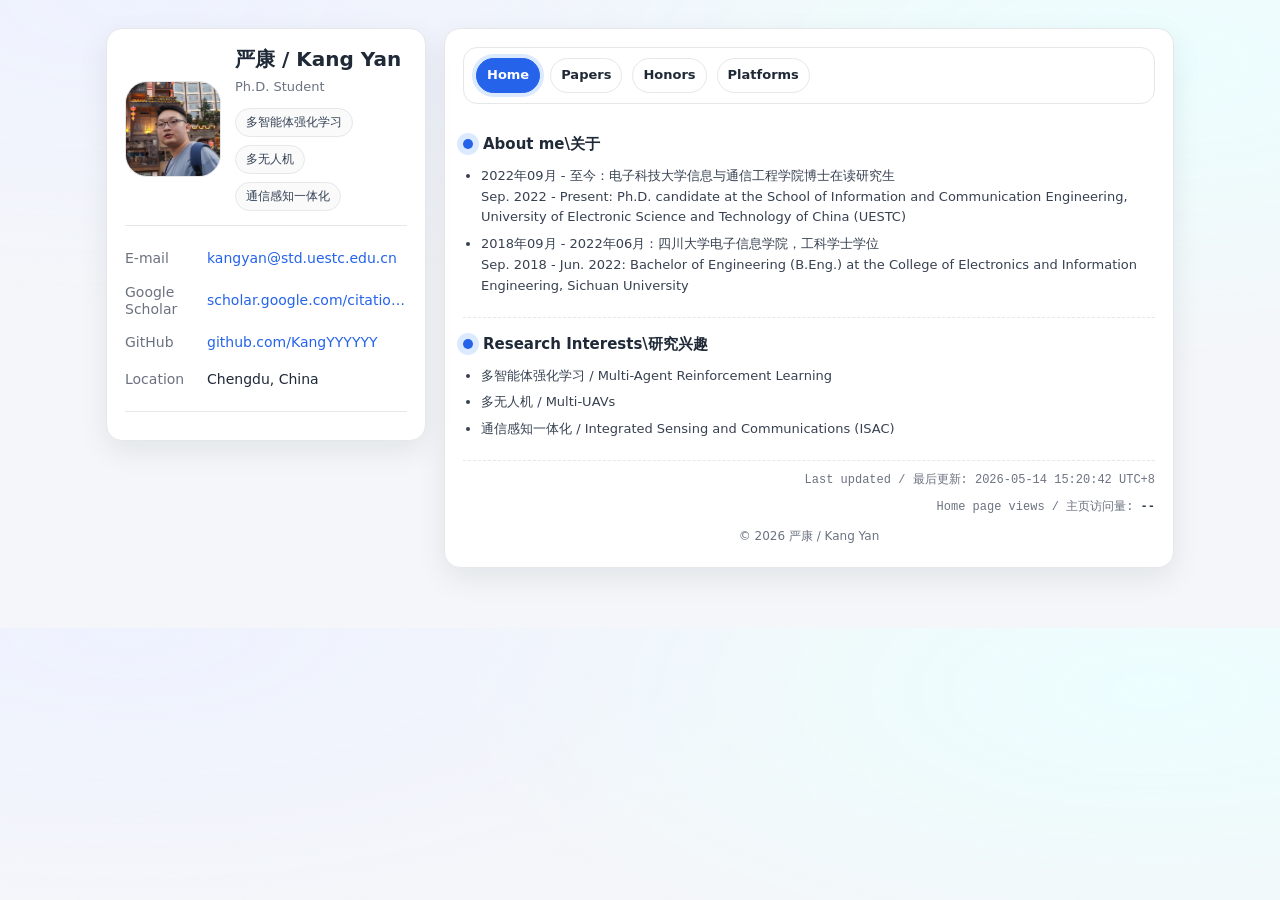
<file: index.html>
<!doctype html>
<html lang="zh-CN">
<head>
  <meta charset="utf-8" />
  <meta name="viewport" content="width=device-width,initial-scale=1" />
  <title>Kang&#x27;s CV</title>
  <meta name="description" content="CV" />
  <!-- CV_SHELL_GENERATED -->
  <style>
:root{
  --bg:#f4f6f9;
  --card:#ffffff;
  --text:#1f2937;
  --muted:#6b7280;
  --line:#e5e7eb;
  --primary:#2563eb;
  --primary-weak:#dbeafe;
  --shadow:0 10px 30px rgba(17,24,39,.08);
  --radius:16px;
  --mono: ui-monospace, SFMono-Regular, Menlo, Monaco, Consolas, "Liberation Mono", "Courier New", monospace;
  --sans: ui-sans-serif, system-ui, -apple-system, "Segoe UI", Roboto, "Helvetica Neue", Arial, "Noto Sans",
          "PingFang SC","Hiragino Sans GB","Microsoft YaHei", sans-serif;
}
*{ box-sizing:border-box; }
body{
  margin:0;
  font-family:var(--sans);
  color:var(--text);
  background: radial-gradient(1200px 500px at 10% 0%, #eef2ff 0%, transparent 60%),
              radial-gradient(1200px 500px at 90% 10%, #ecfeff 0%, transparent 60%),
              var(--bg);
  line-height:1.6;
}
a{ color:var(--primary); text-decoration:none; }
a:hover{ text-decoration:underline; }

.wrap{
  max-width:1100px;
  margin:28px auto;
  padding:0 16px 32px;
  display:grid;
  grid-template-columns: 320px 1fr;
  gap:18px;
  align-items:start;
}
.card{
  background:var(--card);
  border:1px solid var(--line);
  border-radius:var(--radius);
  box-shadow:var(--shadow);
}

/* Sidebar */
.sidebar{
  position:sticky;
  top:18px;
  padding:18px 18px 14px;
}
.profile{
  display:flex;
  gap:14px;
  align-items:center;
  padding-bottom:14px;
  border-bottom:1px solid var(--line);
}
.avatar{
    width:96px; height:96px;
    border-radius:22px;
  background:#ddd;
  overflow:hidden;
  flex:0 0 auto;
  border:1px solid var(--line);
}
.avatar img{ width:100%; height:100%; object-fit:cover; display:block; }
.name{ font-size:20px; font-weight:750; margin:0; line-height:1.2; }
.title{ margin:6px 0 0; color:var(--muted); font-size:13px; }
.tags{ margin-top:10px; display:flex; gap:8px; flex-wrap:wrap; }
.tag{ font-size:12px; padding:4px 10px; border-radius:999px; border:1px solid var(--line); background:#fafafa; color:#334155; }

.contact{
  padding:14px 0;
  border-bottom:1px solid var(--line);
}
.contact .item{
  display:flex; gap:10px; align-items:center;
  padding:7px 0; font-size:14px;
}
.contact .k{ color:var(--muted); width:72px; flex:0 0 auto; line-height:1.2; }
.contact .v{ flex:1; min-width:0; overflow-wrap:anywhere; }
.contact .v a{
  display:block;
  max-width:100%;
  overflow:hidden;
  text-overflow:ellipsis;
  white-space:nowrap;
}

.actions{ padding-top:14px; display:flex; gap:10px; flex-wrap:wrap; }
.btn{
  display:inline-flex; align-items:center; gap:8px;
  padding:9px 12px; border-radius:12px;
  border:1px solid var(--line);
  background:#fff; color:var(--text);
  font-weight:650; font-size:13px;
  cursor:pointer; user-select:none;
}
.btn.primary{ background:var(--primary); border-color:var(--primary); color:#fff; }
.btn:hover{ filter:brightness(.98); }

.hint{ margin:12px 0 0; color:var(--muted); font-size:12px; }

/* Main */
.main{ padding:18px 18px 20px; }

/* Navbar */
.navbar{
  display:flex;
  gap:10px;
  flex-wrap:wrap;
  padding:10px 12px;
  border:1px solid var(--line);
  border-radius:14px;
  background:#fff;
  margin-bottom:14px;
}
.navbar .navlink{
  display:inline-flex;
  align-items:center;
  padding:6px 10px;
  border-radius:999px;
  border:1px solid var(--line);
  background:#fff;
  color:var(--text);
  font-weight:750;
  font-size:13px;
}
.navbar .navlink:hover{
  text-decoration:none;
  filter:brightness(.98);
  border-color: rgba(37,99,235,.35);
  box-shadow:0 0 0 4px var(--primary-weak);
}

.navbar .navlink.active{
  background:var(--primary);
  border-color:var(--primary);
  color:#fff;
  text-decoration:none;
  box-shadow:0 0 0 4px var(--primary-weak);
}

.ext-content{ font-size:13px; color:#374151; }
.ext-content img{ max-width:100%; height:auto; }
.ext-content table{ border-collapse:collapse; max-width:100%; }
.ext-content th,.ext-content td{ border:1px solid var(--line); padding:6px 8px; }
.ext-content code{ font-family:var(--mono); font-size:12px; background:#f3f4f6; padding:2px 4px; border-radius:6px; }


.updated{
    margin-top:10px;
    color:var(--muted);
    font-size:12px;
    font-family:var(--mono);
    text-align:right;
}

section{ padding:14px 0; border-bottom:1px dashed var(--line); }
section:last-child{ border-bottom:none; }
.sec-title{
  display:flex; align-items:center; gap:10px;
  margin:0 0 10px; font-size:15px; font-weight:800;
}
.dot{
  width:10px; height:10px; border-radius:999px;
  background:var(--primary);
  box-shadow:0 0 0 6px var(--primary-weak);
  flex:0 0 auto;
}
.lead{ margin:0; font-size:14px; color:#111827; }
.muted{ color:var(--muted); }

ul{ margin:8px 0 0 18px; padding:0; color:#374151; font-size:13px; }
li{ margin:6px 0; }
p{ margin:8px 0; color:#374151; font-size:13px; }

/* Publications */
.pub{
  display:flex; gap:12px;
  padding:10px 12px;
  border:1px solid var(--line);
  border-radius:14px;
  background:#fff;
  margin-top:10px;
}
.pub .idx{
  font-family:var(--mono);
  color:var(--muted);
  width:28px;
  flex:0 0 auto;
  text-align:right;
  padding-top:2px;
}
.pub .content{ flex:1; min-width:0; }
.pub .ptitle{ margin:0; font-weight:800; color:#111827; font-size:13px; }
.pub .meta-line{
  margin:4px 0 0;
  display:flex;
  flex-wrap:wrap;
  gap:8px;
  align-items:center;
  font-size:12px;
  color:#374151;
}
.pub .authors-text{ min-width:0; }
.pub .venue-badge{
  display:inline-flex;
  align-items:center;
  padding:2px 10px;
  border-radius:999px;
  border:1px solid rgba(37,99,235,.25);
  background: linear-gradient(90deg, rgba(37,99,235,.14), rgba(16,185,129,.10));
  color:#0f172a;
  font-weight:800;
}
.pub .authors{ margin:4px 0 0; font-size:12px; color:#374151; }
.pub .venue{ margin:4px 0 0; font-size:12px; color:var(--muted); }
.links{ margin-top:8px; display:flex; gap:8px; flex-wrap:wrap; }
.pill{
  font-size:12px;
  padding:5px 10px;
  border-radius:999px;
  border:1px solid var(--line);
  background:#fff;
}

.footer{ margin-top:10px; color:var(--muted); font-size:12px; text-align:center; }
.page-counter{
  display:block !important;
  width:100%;
  margin-top:8px;
  color:var(--muted);
  font-size:12px;
  font-family:var(--mono);
  text-align:right;
}
.page-counter strong{
  color:#374151;
  font-weight:800;
}

@media (max-width: 940px){
  .wrap{ grid-template-columns:1fr; }
  .sidebar{ position:relative; top:auto; }
    .updated{ text-align:left; white-space:normal; }
    .page-counter{ text-align:right; }
}
  </style>
<script>
(function(){
  var PREFIX = "CV_ZOOM=";

  function parseDesired(){
    try{
      if (window.name && window.name.indexOf(PREFIX) === 0){
        var v = parseFloat(window.name.slice(PREFIX.length));
        if (isFinite(v) && v > 0) return v;
      }
    }catch(e){}
    return null;
  }

  var lastDpr = window.devicePixelRatio || 1;
  var desired = parseDesired();
  if (!desired) desired = lastDpr;

  function apply(){
    var cur = window.devicePixelRatio || 1;
    if (!cur) cur = 1;
    var factor = desired / cur;
    if (isFinite(factor) && factor > 0.1 && factor < 10){
      var de = document.documentElement;
      if ('zoom' in de.style){
        de.style.zoom = factor;
      }else{
        de.style.transformOrigin = '0 0';
        de.style.transform = 'scale(' + factor + ')';
        de.style.width = (100 / factor) + '%';
      }
    }
  }

  function save(){
    try{ window.name = PREFIX + String(desired); }catch(e){}
  }

  // Apply ASAP (before paint as much as possible)
  apply();

  // If user changes browser zoom (devicePixelRatio changes), adopt it and avoid double scaling.
  window.addEventListener("resize", function(){
    var dpr = window.devicePixelRatio || 1;
    if (Math.abs(dpr - lastDpr) > 0.001){
      desired = dpr;
      lastDpr = dpr;
      apply(); // becomes 1x when desired == dpr
      save();
    }
  });

  window.addEventListener("pagehide", save);
  window.addEventListener("beforeunload", save);
})();
</script>
</head>

<body>
  <div class="wrap">
    <aside class="card sidebar">
      <div class="profile">
        <div class="avatar"><img src="./CV.png" alt="avatar" /></div>
        <div>
          <h2 class="name">严康 / Kang Yan</h2>
          <p class="title">Ph.D. Student</p>
          <div class="tags"><span class="tag">多智能体强化学习</span><span class="tag">多无人机</span><span class="tag">通信感知一体化</span></div>
        </div>
      </div>

      <div class="contact">
<div class="item"><div class="k">E-mail</div><div class="v"><a href="mailto:kangyan@std.uestc.edu.cn" title="mailto:kangyan@std.uestc.edu.cn" target="_blank" rel="noopener noreferrer">kangyan@std.uestc.edu.cn</a></div></div>
<div class="item"><div class="k">Google Scholar</div><div class="v"><a href="https://scholar.google.com/citations?user=vpVf8rEAAAAJ" title="https://scholar.google.com/citations?user=vpVf8rEAAAAJ" target="_blank" rel="noopener noreferrer">scholar.google.com/citations?user=vpVf8rEAAAAJ</a></div></div>
<div class="item"><div class="k">GitHub</div><div class="v"><a href="https://github.com/KangYYYYYY" title="https://github.com/KangYYYYYY" target="_blank" rel="noopener noreferrer">github.com/KangYYYYYY</a></div></div>
<div class="item"><div class="k">Location</div><div class="v">Chengdu, China</div></div>
      </div>

      <div class="actions">

      </div>


    </aside>

    <main class="card main">
<nav class="navbar"><a class="navlink active" href="index.html" target="_self">Home</a><a class="navlink" href="papers.html" target="_self">Papers</a><a class="navlink" href="honors.html" target="_self">Honors</a><a class="navlink" href="platforms.html" target="_self">Platforms</a></nav>
<section>
<h3 class="sec-title"><span class="dot"></span>About me\关于</h3>
<ul>
<li>2022年09月 - 至今：电子科技大学信息与通信工程学院博士在读研究生<br>Sep. 2022 - Present: Ph.D. candidate at the School of Information and Communication Engineering, University of Electronic Science and Technology of China (UESTC)</li>
<li>2018年09月 - 2022年06月：四川大学电子信息学院，工科学士学位<br>Sep. 2018 - Jun. 2022: Bachelor of Engineering (B.Eng.) at the College of Electronics and Information Engineering, Sichuan University</li>
</ul>
</section>
<section>
<h3 class="sec-title"><span class="dot"></span>Research Interests\研究兴趣</h3>
<ul>
<li>多智能体强化学习 / Multi-Agent Reinforcement Learning</li>
<li>多无人机 / Multi-UAVs</li>
<li>通信感知一体化 / Integrated Sensing and Communications (ISAC)</li>
</ul>
</section>

            <div class="updated" data-github-updated>
              <span data-updated-label>Last updated / 最后更新</span>: <time data-updated-time datetime="2026-05-14T15:20:42+08:00">2026-05-14 15:20:42 UTC+8</time>
            </div>
<div class="page-counter" id="busuanzi_container_page_pv">Home page views / 主页访问量: <strong><span id="busuanzi_value_page_pv">--</span></strong></div>

      <div class="footer">© 2026 严康 / Kang Yan</div>
    </main>
  </div>
<script src="commit-updated.js"></script>
<script async src="https://busuanzi.ibruce.info/busuanzi/2.3/busuanzi.pure.mini.js"></script>
</body>
</html>
</file>
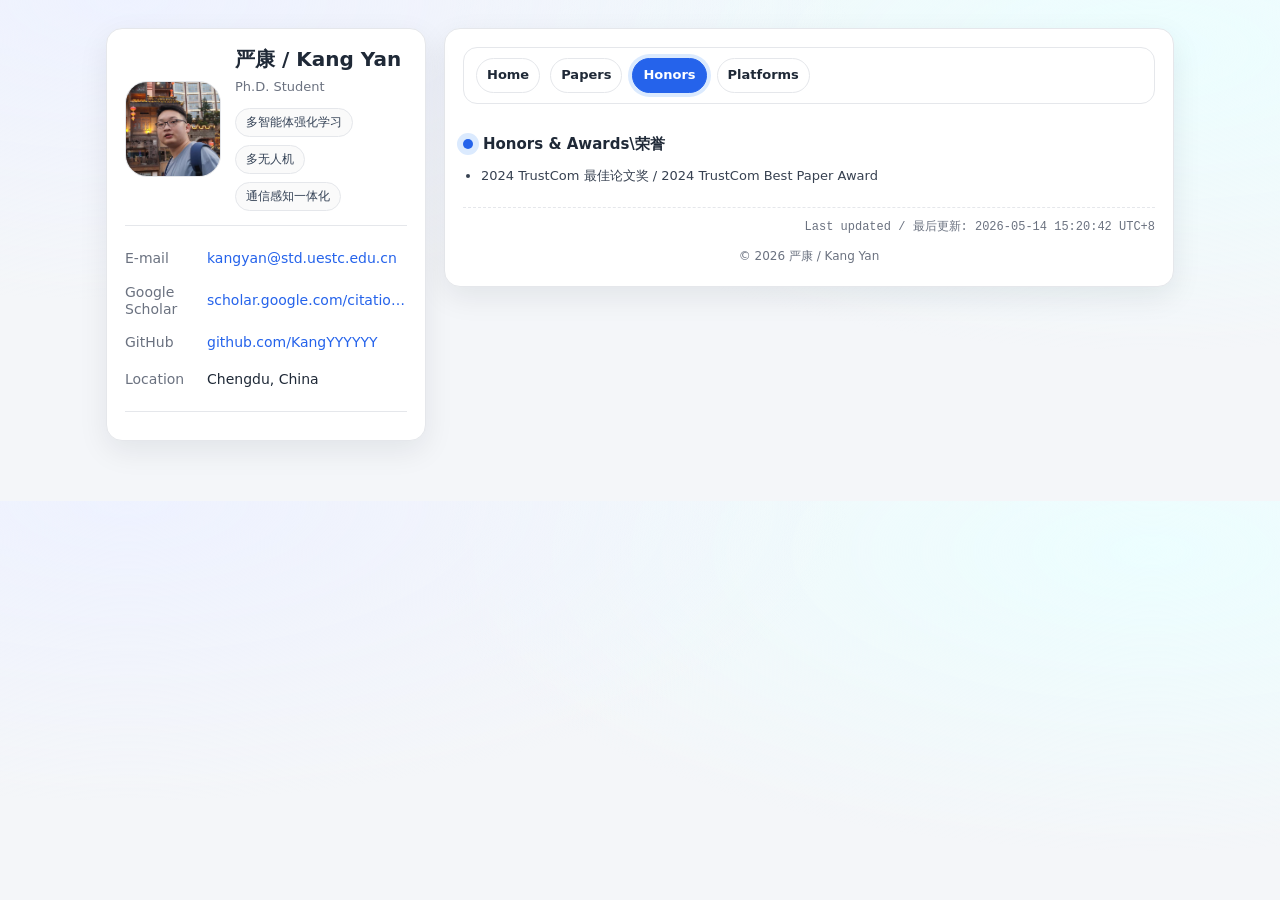
<file: honors.html>
<!doctype html>
<html lang="zh-CN">
<head>
  <meta charset="utf-8" />
  <meta name="viewport" content="width=device-width,initial-scale=1" />
  <title>Kang&#x27;s CV</title>
  <meta name="description" content="CV" />
  <!-- CV_SHELL_GENERATED -->
  <style>
:root{
  --bg:#f4f6f9;
  --card:#ffffff;
  --text:#1f2937;
  --muted:#6b7280;
  --line:#e5e7eb;
  --primary:#2563eb;
  --primary-weak:#dbeafe;
  --shadow:0 10px 30px rgba(17,24,39,.08);
  --radius:16px;
  --mono: ui-monospace, SFMono-Regular, Menlo, Monaco, Consolas, "Liberation Mono", "Courier New", monospace;
  --sans: ui-sans-serif, system-ui, -apple-system, "Segoe UI", Roboto, "Helvetica Neue", Arial, "Noto Sans",
          "PingFang SC","Hiragino Sans GB","Microsoft YaHei", sans-serif;
}
*{ box-sizing:border-box; }
body{
  margin:0;
  font-family:var(--sans);
  color:var(--text);
  background: radial-gradient(1200px 500px at 10% 0%, #eef2ff 0%, transparent 60%),
              radial-gradient(1200px 500px at 90% 10%, #ecfeff 0%, transparent 60%),
              var(--bg);
  line-height:1.6;
}
a{ color:var(--primary); text-decoration:none; }
a:hover{ text-decoration:underline; }

.wrap{
  max-width:1100px;
  margin:28px auto;
  padding:0 16px 32px;
  display:grid;
  grid-template-columns: 320px 1fr;
  gap:18px;
  align-items:start;
}
.card{
  background:var(--card);
  border:1px solid var(--line);
  border-radius:var(--radius);
  box-shadow:var(--shadow);
}

/* Sidebar */
.sidebar{
  position:sticky;
  top:18px;
  padding:18px 18px 14px;
}
.profile{
  display:flex;
  gap:14px;
  align-items:center;
  padding-bottom:14px;
  border-bottom:1px solid var(--line);
}
.avatar{
    width:96px; height:96px;
    border-radius:22px;
  background:#ddd;
  overflow:hidden;
  flex:0 0 auto;
  border:1px solid var(--line);
}
.avatar img{ width:100%; height:100%; object-fit:cover; display:block; }
.name{ font-size:20px; font-weight:750; margin:0; line-height:1.2; }
.title{ margin:6px 0 0; color:var(--muted); font-size:13px; }
.tags{ margin-top:10px; display:flex; gap:8px; flex-wrap:wrap; }
.tag{ font-size:12px; padding:4px 10px; border-radius:999px; border:1px solid var(--line); background:#fafafa; color:#334155; }

.contact{
  padding:14px 0;
  border-bottom:1px solid var(--line);
}
.contact .item{
  display:flex; gap:10px; align-items:center;
  padding:7px 0; font-size:14px;
}
.contact .k{ color:var(--muted); width:72px; flex:0 0 auto; line-height:1.2; }
.contact .v{ flex:1; min-width:0; overflow-wrap:anywhere; }
.contact .v a{
  display:block;
  max-width:100%;
  overflow:hidden;
  text-overflow:ellipsis;
  white-space:nowrap;
}

.actions{ padding-top:14px; display:flex; gap:10px; flex-wrap:wrap; }
.btn{
  display:inline-flex; align-items:center; gap:8px;
  padding:9px 12px; border-radius:12px;
  border:1px solid var(--line);
  background:#fff; color:var(--text);
  font-weight:650; font-size:13px;
  cursor:pointer; user-select:none;
}
.btn.primary{ background:var(--primary); border-color:var(--primary); color:#fff; }
.btn:hover{ filter:brightness(.98); }

.hint{ margin:12px 0 0; color:var(--muted); font-size:12px; }

/* Main */
.main{ padding:18px 18px 20px; }

/* Navbar */
.navbar{
  display:flex;
  gap:10px;
  flex-wrap:wrap;
  padding:10px 12px;
  border:1px solid var(--line);
  border-radius:14px;
  background:#fff;
  margin-bottom:14px;
}
.navbar .navlink{
  display:inline-flex;
  align-items:center;
  padding:6px 10px;
  border-radius:999px;
  border:1px solid var(--line);
  background:#fff;
  color:var(--text);
  font-weight:750;
  font-size:13px;
}
.navbar .navlink:hover{
  text-decoration:none;
  filter:brightness(.98);
  border-color: rgba(37,99,235,.35);
  box-shadow:0 0 0 4px var(--primary-weak);
}

.navbar .navlink.active{
  background:var(--primary);
  border-color:var(--primary);
  color:#fff;
  text-decoration:none;
  box-shadow:0 0 0 4px var(--primary-weak);
}

.ext-content{ font-size:13px; color:#374151; }
.ext-content img{ max-width:100%; height:auto; }
.ext-content table{ border-collapse:collapse; max-width:100%; }
.ext-content th,.ext-content td{ border:1px solid var(--line); padding:6px 8px; }
.ext-content code{ font-family:var(--mono); font-size:12px; background:#f3f4f6; padding:2px 4px; border-radius:6px; }


.updated{
    margin-top:10px;
    color:var(--muted);
    font-size:12px;
    font-family:var(--mono);
    text-align:right;
}

section{ padding:14px 0; border-bottom:1px dashed var(--line); }
section:last-child{ border-bottom:none; }
.sec-title{
  display:flex; align-items:center; gap:10px;
  margin:0 0 10px; font-size:15px; font-weight:800;
}
.dot{
  width:10px; height:10px; border-radius:999px;
  background:var(--primary);
  box-shadow:0 0 0 6px var(--primary-weak);
  flex:0 0 auto;
}
.lead{ margin:0; font-size:14px; color:#111827; }
.muted{ color:var(--muted); }

ul{ margin:8px 0 0 18px; padding:0; color:#374151; font-size:13px; }
li{ margin:6px 0; }
p{ margin:8px 0; color:#374151; font-size:13px; }

/* Publications */
.pub{
  display:flex; gap:12px;
  padding:10px 12px;
  border:1px solid var(--line);
  border-radius:14px;
  background:#fff;
  margin-top:10px;
}
.pub .idx{
  font-family:var(--mono);
  color:var(--muted);
  width:28px;
  flex:0 0 auto;
  text-align:right;
  padding-top:2px;
}
.pub .content{ flex:1; min-width:0; }
.pub .ptitle{ margin:0; font-weight:800; color:#111827; font-size:13px; }
.pub .meta-line{
  margin:4px 0 0;
  display:flex;
  flex-wrap:wrap;
  gap:8px;
  align-items:center;
  font-size:12px;
  color:#374151;
}
.pub .authors-text{ min-width:0; }
.pub .venue-badge{
  display:inline-flex;
  align-items:center;
  padding:2px 10px;
  border-radius:999px;
  border:1px solid rgba(37,99,235,.25);
  background: linear-gradient(90deg, rgba(37,99,235,.14), rgba(16,185,129,.10));
  color:#0f172a;
  font-weight:800;
}
.pub .authors{ margin:4px 0 0; font-size:12px; color:#374151; }
.pub .venue{ margin:4px 0 0; font-size:12px; color:var(--muted); }
.links{ margin-top:8px; display:flex; gap:8px; flex-wrap:wrap; }
.pill{
  font-size:12px;
  padding:5px 10px;
  border-radius:999px;
  border:1px solid var(--line);
  background:#fff;
}

.footer{ margin-top:10px; color:var(--muted); font-size:12px; text-align:center; }
.page-counter{
  display:block !important;
  width:100%;
  margin-top:8px;
  color:var(--muted);
  font-size:12px;
  font-family:var(--mono);
  text-align:right;
}
.page-counter strong{
  color:#374151;
  font-weight:800;
}

@media (max-width: 940px){
  .wrap{ grid-template-columns:1fr; }
  .sidebar{ position:relative; top:auto; }
    .updated{ text-align:left; white-space:normal; }
    .page-counter{ text-align:right; }
}
  </style>
<script>
(function(){
  var PREFIX = "CV_ZOOM=";

  function parseDesired(){
    try{
      if (window.name && window.name.indexOf(PREFIX) === 0){
        var v = parseFloat(window.name.slice(PREFIX.length));
        if (isFinite(v) && v > 0) return v;
      }
    }catch(e){}
    return null;
  }

  var lastDpr = window.devicePixelRatio || 1;
  var desired = parseDesired();
  if (!desired) desired = lastDpr;

  function apply(){
    var cur = window.devicePixelRatio || 1;
    if (!cur) cur = 1;
    var factor = desired / cur;
    if (isFinite(factor) && factor > 0.1 && factor < 10){
      var de = document.documentElement;
      if ('zoom' in de.style){
        de.style.zoom = factor;
      }else{
        de.style.transformOrigin = '0 0';
        de.style.transform = 'scale(' + factor + ')';
        de.style.width = (100 / factor) + '%';
      }
    }
  }

  function save(){
    try{ window.name = PREFIX + String(desired); }catch(e){}
  }

  // Apply ASAP (before paint as much as possible)
  apply();

  // If user changes browser zoom (devicePixelRatio changes), adopt it and avoid double scaling.
  window.addEventListener("resize", function(){
    var dpr = window.devicePixelRatio || 1;
    if (Math.abs(dpr - lastDpr) > 0.001){
      desired = dpr;
      lastDpr = dpr;
      apply(); // becomes 1x when desired == dpr
      save();
    }
  });

  window.addEventListener("pagehide", save);
  window.addEventListener("beforeunload", save);
})();
</script>
</head>

<body>
  <div class="wrap">
    <aside class="card sidebar">
      <div class="profile">
        <div class="avatar"><img src="./CV.png" alt="avatar" /></div>
        <div>
          <h2 class="name">严康 / Kang Yan</h2>
          <p class="title">Ph.D. Student</p>
          <div class="tags"><span class="tag">多智能体强化学习</span><span class="tag">多无人机</span><span class="tag">通信感知一体化</span></div>
        </div>
      </div>

      <div class="contact">
<div class="item"><div class="k">E-mail</div><div class="v"><a href="mailto:kangyan@std.uestc.edu.cn" title="mailto:kangyan@std.uestc.edu.cn" target="_blank" rel="noopener noreferrer">kangyan@std.uestc.edu.cn</a></div></div>
<div class="item"><div class="k">Google Scholar</div><div class="v"><a href="https://scholar.google.com/citations?user=vpVf8rEAAAAJ" title="https://scholar.google.com/citations?user=vpVf8rEAAAAJ" target="_blank" rel="noopener noreferrer">scholar.google.com/citations?user=vpVf8rEAAAAJ</a></div></div>
<div class="item"><div class="k">GitHub</div><div class="v"><a href="https://github.com/KangYYYYYY" title="https://github.com/KangYYYYYY" target="_blank" rel="noopener noreferrer">github.com/KangYYYYYY</a></div></div>
<div class="item"><div class="k">Location</div><div class="v">Chengdu, China</div></div>
      </div>

      <div class="actions">

      </div>


    </aside>

    <main class="card main">
<nav class="navbar"><a class="navlink" href="index.html" target="_self">Home</a><a class="navlink" href="papers.html" target="_self">Papers</a><a class="navlink active" href="honors.html" target="_self">Honors</a><a class="navlink" href="platforms.html" target="_self">Platforms</a></nav>
<section>
<h3 class="sec-title"><span class="dot"></span>Honors &amp; Awards\荣誉</h3>
<ul>
<li>2024 TrustCom 最佳论文奖 / 2024 TrustCom Best Paper Award</li>
</ul>
</section>

            <div class="updated" data-github-updated>
              <span data-updated-label>Last updated / 最后更新</span>: <time data-updated-time datetime="2026-05-14T15:20:42+08:00">2026-05-14 15:20:42 UTC+8</time>
            </div>


      <div class="footer">© 2026 严康 / Kang Yan</div>
    </main>
  </div>
<script src="commit-updated.js"></script>

</body>
</html>
</file>
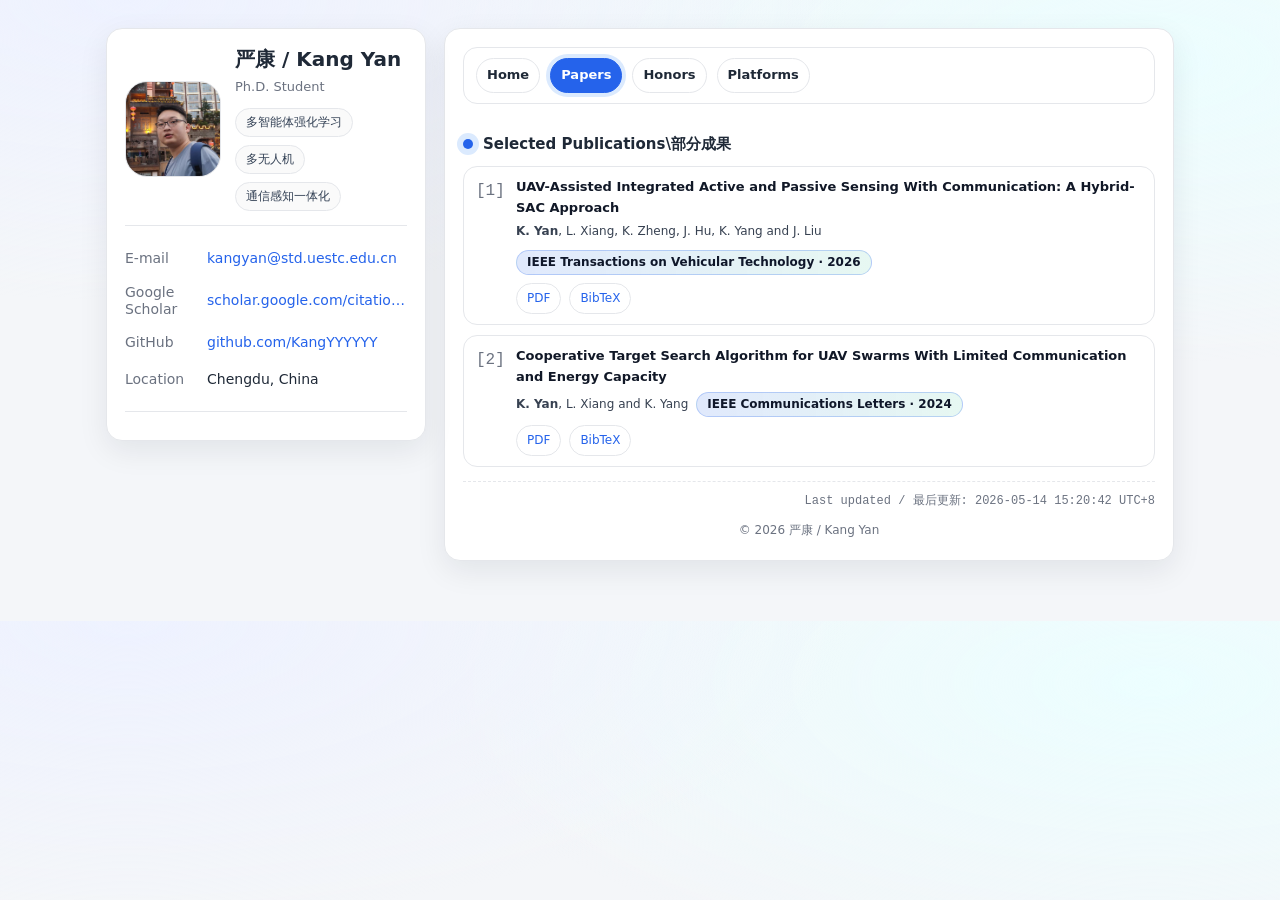
<file: papers.html>
<!doctype html>
<html lang="zh-CN">
<head>
  <meta charset="utf-8" />
  <meta name="viewport" content="width=device-width,initial-scale=1" />
  <title>Kang&#x27;s CV</title>
  <meta name="description" content="CV" />
  <!-- CV_SHELL_GENERATED -->
  <style>
:root{
  --bg:#f4f6f9;
  --card:#ffffff;
  --text:#1f2937;
  --muted:#6b7280;
  --line:#e5e7eb;
  --primary:#2563eb;
  --primary-weak:#dbeafe;
  --shadow:0 10px 30px rgba(17,24,39,.08);
  --radius:16px;
  --mono: ui-monospace, SFMono-Regular, Menlo, Monaco, Consolas, "Liberation Mono", "Courier New", monospace;
  --sans: ui-sans-serif, system-ui, -apple-system, "Segoe UI", Roboto, "Helvetica Neue", Arial, "Noto Sans",
          "PingFang SC","Hiragino Sans GB","Microsoft YaHei", sans-serif;
}
*{ box-sizing:border-box; }
body{
  margin:0;
  font-family:var(--sans);
  color:var(--text);
  background: radial-gradient(1200px 500px at 10% 0%, #eef2ff 0%, transparent 60%),
              radial-gradient(1200px 500px at 90% 10%, #ecfeff 0%, transparent 60%),
              var(--bg);
  line-height:1.6;
}
a{ color:var(--primary); text-decoration:none; }
a:hover{ text-decoration:underline; }

.wrap{
  max-width:1100px;
  margin:28px auto;
  padding:0 16px 32px;
  display:grid;
  grid-template-columns: 320px 1fr;
  gap:18px;
  align-items:start;
}
.card{
  background:var(--card);
  border:1px solid var(--line);
  border-radius:var(--radius);
  box-shadow:var(--shadow);
}

/* Sidebar */
.sidebar{
  position:sticky;
  top:18px;
  padding:18px 18px 14px;
}
.profile{
  display:flex;
  gap:14px;
  align-items:center;
  padding-bottom:14px;
  border-bottom:1px solid var(--line);
}
.avatar{
    width:96px; height:96px;
    border-radius:22px;
  background:#ddd;
  overflow:hidden;
  flex:0 0 auto;
  border:1px solid var(--line);
}
.avatar img{ width:100%; height:100%; object-fit:cover; display:block; }
.name{ font-size:20px; font-weight:750; margin:0; line-height:1.2; }
.title{ margin:6px 0 0; color:var(--muted); font-size:13px; }
.tags{ margin-top:10px; display:flex; gap:8px; flex-wrap:wrap; }
.tag{ font-size:12px; padding:4px 10px; border-radius:999px; border:1px solid var(--line); background:#fafafa; color:#334155; }

.contact{
  padding:14px 0;
  border-bottom:1px solid var(--line);
}
.contact .item{
  display:flex; gap:10px; align-items:center;
  padding:7px 0; font-size:14px;
}
.contact .k{ color:var(--muted); width:72px; flex:0 0 auto; line-height:1.2; }
.contact .v{ flex:1; min-width:0; overflow-wrap:anywhere; }
.contact .v a{
  display:block;
  max-width:100%;
  overflow:hidden;
  text-overflow:ellipsis;
  white-space:nowrap;
}

.actions{ padding-top:14px; display:flex; gap:10px; flex-wrap:wrap; }
.btn{
  display:inline-flex; align-items:center; gap:8px;
  padding:9px 12px; border-radius:12px;
  border:1px solid var(--line);
  background:#fff; color:var(--text);
  font-weight:650; font-size:13px;
  cursor:pointer; user-select:none;
}
.btn.primary{ background:var(--primary); border-color:var(--primary); color:#fff; }
.btn:hover{ filter:brightness(.98); }

.hint{ margin:12px 0 0; color:var(--muted); font-size:12px; }

/* Main */
.main{ padding:18px 18px 20px; }

/* Navbar */
.navbar{
  display:flex;
  gap:10px;
  flex-wrap:wrap;
  padding:10px 12px;
  border:1px solid var(--line);
  border-radius:14px;
  background:#fff;
  margin-bottom:14px;
}
.navbar .navlink{
  display:inline-flex;
  align-items:center;
  padding:6px 10px;
  border-radius:999px;
  border:1px solid var(--line);
  background:#fff;
  color:var(--text);
  font-weight:750;
  font-size:13px;
}
.navbar .navlink:hover{
  text-decoration:none;
  filter:brightness(.98);
  border-color: rgba(37,99,235,.35);
  box-shadow:0 0 0 4px var(--primary-weak);
}

.navbar .navlink.active{
  background:var(--primary);
  border-color:var(--primary);
  color:#fff;
  text-decoration:none;
  box-shadow:0 0 0 4px var(--primary-weak);
}

.ext-content{ font-size:13px; color:#374151; }
.ext-content img{ max-width:100%; height:auto; }
.ext-content table{ border-collapse:collapse; max-width:100%; }
.ext-content th,.ext-content td{ border:1px solid var(--line); padding:6px 8px; }
.ext-content code{ font-family:var(--mono); font-size:12px; background:#f3f4f6; padding:2px 4px; border-radius:6px; }


.updated{
    margin-top:10px;
    color:var(--muted);
    font-size:12px;
    font-family:var(--mono);
    text-align:right;
}

section{ padding:14px 0; border-bottom:1px dashed var(--line); }
section:last-child{ border-bottom:none; }
.sec-title{
  display:flex; align-items:center; gap:10px;
  margin:0 0 10px; font-size:15px; font-weight:800;
}
.dot{
  width:10px; height:10px; border-radius:999px;
  background:var(--primary);
  box-shadow:0 0 0 6px var(--primary-weak);
  flex:0 0 auto;
}
.lead{ margin:0; font-size:14px; color:#111827; }
.muted{ color:var(--muted); }

ul{ margin:8px 0 0 18px; padding:0; color:#374151; font-size:13px; }
li{ margin:6px 0; }
p{ margin:8px 0; color:#374151; font-size:13px; }

/* Publications */
.pub{
  display:flex; gap:12px;
  padding:10px 12px;
  border:1px solid var(--line);
  border-radius:14px;
  background:#fff;
  margin-top:10px;
}
.pub .idx{
  font-family:var(--mono);
  color:var(--muted);
  width:28px;
  flex:0 0 auto;
  text-align:right;
  padding-top:2px;
}
.pub .content{ flex:1; min-width:0; }
.pub .ptitle{ margin:0; font-weight:800; color:#111827; font-size:13px; }
.pub .meta-line{
  margin:4px 0 0;
  display:flex;
  flex-wrap:wrap;
  gap:8px;
  align-items:center;
  font-size:12px;
  color:#374151;
}
.pub .authors-text{ min-width:0; }
.pub .venue-badge{
  display:inline-flex;
  align-items:center;
  padding:2px 10px;
  border-radius:999px;
  border:1px solid rgba(37,99,235,.25);
  background: linear-gradient(90deg, rgba(37,99,235,.14), rgba(16,185,129,.10));
  color:#0f172a;
  font-weight:800;
}
.pub .authors{ margin:4px 0 0; font-size:12px; color:#374151; }
.pub .venue{ margin:4px 0 0; font-size:12px; color:var(--muted); }
.links{ margin-top:8px; display:flex; gap:8px; flex-wrap:wrap; }
.pill{
  font-size:12px;
  padding:5px 10px;
  border-radius:999px;
  border:1px solid var(--line);
  background:#fff;
}

.footer{ margin-top:10px; color:var(--muted); font-size:12px; text-align:center; }
.page-counter{
  display:block !important;
  width:100%;
  margin-top:8px;
  color:var(--muted);
  font-size:12px;
  font-family:var(--mono);
  text-align:right;
}
.page-counter strong{
  color:#374151;
  font-weight:800;
}

@media (max-width: 940px){
  .wrap{ grid-template-columns:1fr; }
  .sidebar{ position:relative; top:auto; }
    .updated{ text-align:left; white-space:normal; }
    .page-counter{ text-align:right; }
}
  </style>
<script>
(function(){
  var PREFIX = "CV_ZOOM=";

  function parseDesired(){
    try{
      if (window.name && window.name.indexOf(PREFIX) === 0){
        var v = parseFloat(window.name.slice(PREFIX.length));
        if (isFinite(v) && v > 0) return v;
      }
    }catch(e){}
    return null;
  }

  var lastDpr = window.devicePixelRatio || 1;
  var desired = parseDesired();
  if (!desired) desired = lastDpr;

  function apply(){
    var cur = window.devicePixelRatio || 1;
    if (!cur) cur = 1;
    var factor = desired / cur;
    if (isFinite(factor) && factor > 0.1 && factor < 10){
      var de = document.documentElement;
      if ('zoom' in de.style){
        de.style.zoom = factor;
      }else{
        de.style.transformOrigin = '0 0';
        de.style.transform = 'scale(' + factor + ')';
        de.style.width = (100 / factor) + '%';
      }
    }
  }

  function save(){
    try{ window.name = PREFIX + String(desired); }catch(e){}
  }

  // Apply ASAP (before paint as much as possible)
  apply();

  // If user changes browser zoom (devicePixelRatio changes), adopt it and avoid double scaling.
  window.addEventListener("resize", function(){
    var dpr = window.devicePixelRatio || 1;
    if (Math.abs(dpr - lastDpr) > 0.001){
      desired = dpr;
      lastDpr = dpr;
      apply(); // becomes 1x when desired == dpr
      save();
    }
  });

  window.addEventListener("pagehide", save);
  window.addEventListener("beforeunload", save);
})();
</script>
</head>

<body>
  <div class="wrap">
    <aside class="card sidebar">
      <div class="profile">
        <div class="avatar"><img src="./CV.png" alt="avatar" /></div>
        <div>
          <h2 class="name">严康 / Kang Yan</h2>
          <p class="title">Ph.D. Student</p>
          <div class="tags"><span class="tag">多智能体强化学习</span><span class="tag">多无人机</span><span class="tag">通信感知一体化</span></div>
        </div>
      </div>

      <div class="contact">
<div class="item"><div class="k">E-mail</div><div class="v"><a href="mailto:kangyan@std.uestc.edu.cn" title="mailto:kangyan@std.uestc.edu.cn" target="_blank" rel="noopener noreferrer">kangyan@std.uestc.edu.cn</a></div></div>
<div class="item"><div class="k">Google Scholar</div><div class="v"><a href="https://scholar.google.com/citations?user=vpVf8rEAAAAJ" title="https://scholar.google.com/citations?user=vpVf8rEAAAAJ" target="_blank" rel="noopener noreferrer">scholar.google.com/citations?user=vpVf8rEAAAAJ</a></div></div>
<div class="item"><div class="k">GitHub</div><div class="v"><a href="https://github.com/KangYYYYYY" title="https://github.com/KangYYYYYY" target="_blank" rel="noopener noreferrer">github.com/KangYYYYYY</a></div></div>
<div class="item"><div class="k">Location</div><div class="v">Chengdu, China</div></div>
      </div>

      <div class="actions">

      </div>


    </aside>

    <main class="card main">
<nav class="navbar"><a class="navlink" href="index.html" target="_self">Home</a><a class="navlink active" href="papers.html" target="_self">Papers</a><a class="navlink" href="honors.html" target="_self">Honors</a><a class="navlink" href="platforms.html" target="_self">Platforms</a></nav>
<section>
<h3 class="sec-title"><span class="dot"></span>Selected Publications\部分成果</h3>
<div class="pub">
  <div class="idx">[1]</div>
  <div class="content">
    <p class="ptitle">UAV-Assisted Integrated Active and Passive Sensing With Communication: A Hybrid-SAC Approach</p>
    <div class="meta-line"><span class="authors-text"><strong>K. Yan</strong>, L. Xiang, K. Zheng, J. Hu, K. Yang and J. Liu</span><span class="venue-badge">IEEE Transactions on Vehicular Technology · 2026</span></div>
    <div class="links"><a class="pill" href="https://ieeexplore.ieee.org/document/11208810" target="_blank" rel="noopener">PDF</a><a class="pill" href="./bibtex/Yan2026UAVAssisted.bib" target="_blank" rel="noopener">BibTeX</a></div>
  </div>
</div>
<div class="pub">
  <div class="idx">[2]</div>
  <div class="content">
    <p class="ptitle">Cooperative Target Search Algorithm for UAV Swarms With Limited Communication and Energy Capacity</p>
    <div class="meta-line"><span class="authors-text"><strong>K. Yan</strong>, L. Xiang and K. Yang</span><span class="venue-badge">IEEE Communications Letters · 2024</span></div>
    <div class="links"><a class="pill" href="https://ieeexplore.ieee.org/document/10463057" target="_blank" rel="noopener">PDF</a><a class="pill" href="./bibtex/Yan2024Cooperative.bib" target="_blank" rel="noopener">BibTeX</a></div>
  </div>
</div>
</section>

            <div class="updated" data-github-updated>
              <span data-updated-label>Last updated / 最后更新</span>: <time data-updated-time datetime="2026-05-14T15:20:42+08:00">2026-05-14 15:20:42 UTC+8</time>
            </div>


      <div class="footer">© 2026 严康 / Kang Yan</div>
    </main>
  </div>
<script src="commit-updated.js"></script>

</body>
</html>
</file>
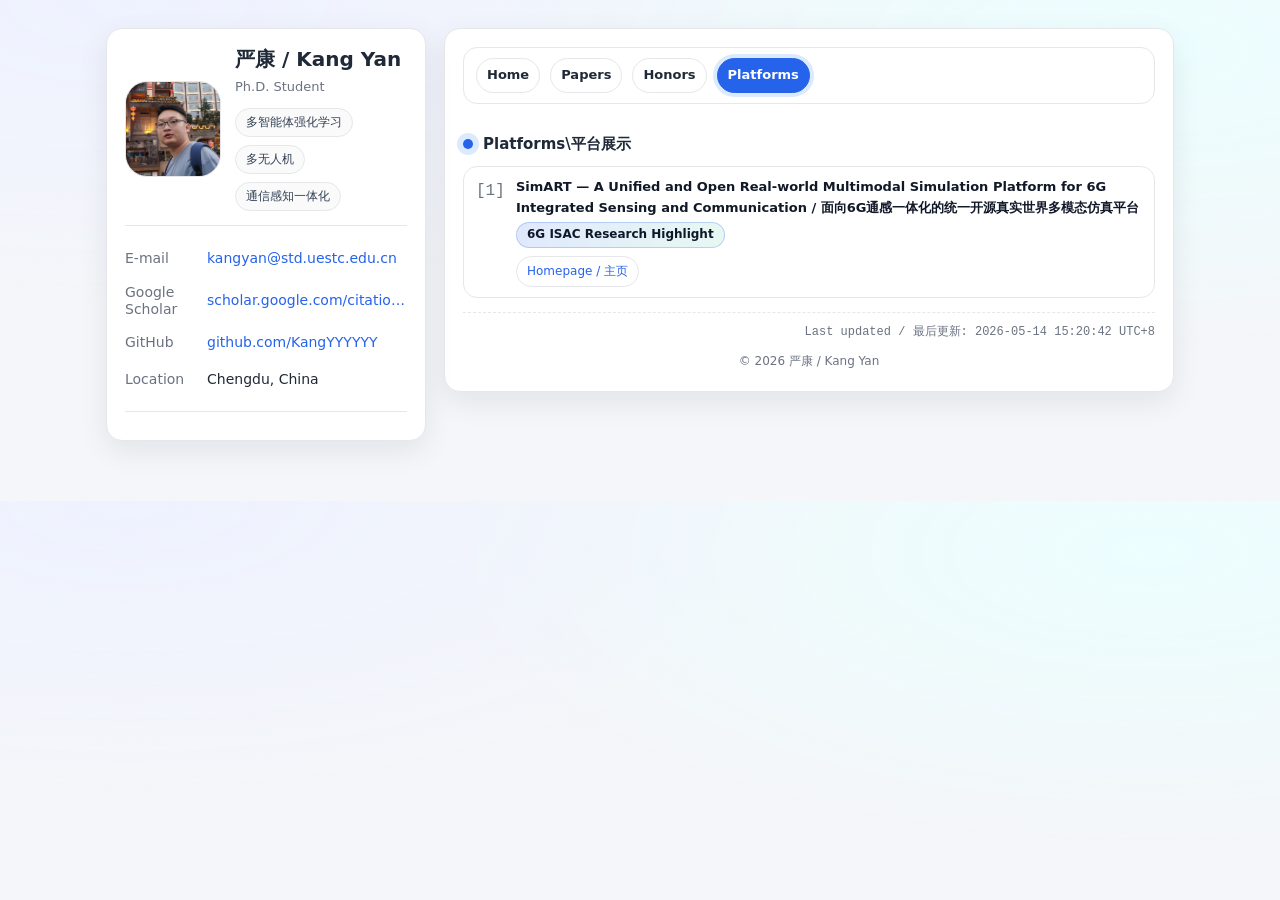
<file: platforms.html>
<!doctype html>
<html lang="zh-CN">
<head>
  <meta charset="utf-8" />
  <meta name="viewport" content="width=device-width,initial-scale=1" />
  <title>Kang&#x27;s CV</title>
  <meta name="description" content="CV" />
  <!-- CV_SHELL_GENERATED -->
  <style>
:root{
  --bg:#f4f6f9;
  --card:#ffffff;
  --text:#1f2937;
  --muted:#6b7280;
  --line:#e5e7eb;
  --primary:#2563eb;
  --primary-weak:#dbeafe;
  --shadow:0 10px 30px rgba(17,24,39,.08);
  --radius:16px;
  --mono: ui-monospace, SFMono-Regular, Menlo, Monaco, Consolas, "Liberation Mono", "Courier New", monospace;
  --sans: ui-sans-serif, system-ui, -apple-system, "Segoe UI", Roboto, "Helvetica Neue", Arial, "Noto Sans",
          "PingFang SC","Hiragino Sans GB","Microsoft YaHei", sans-serif;
}
*{ box-sizing:border-box; }
body{
  margin:0;
  font-family:var(--sans);
  color:var(--text);
  background: radial-gradient(1200px 500px at 10% 0%, #eef2ff 0%, transparent 60%),
              radial-gradient(1200px 500px at 90% 10%, #ecfeff 0%, transparent 60%),
              var(--bg);
  line-height:1.6;
}
a{ color:var(--primary); text-decoration:none; }
a:hover{ text-decoration:underline; }

.wrap{
  max-width:1100px;
  margin:28px auto;
  padding:0 16px 32px;
  display:grid;
  grid-template-columns: 320px 1fr;
  gap:18px;
  align-items:start;
}
.card{
  background:var(--card);
  border:1px solid var(--line);
  border-radius:var(--radius);
  box-shadow:var(--shadow);
}

/* Sidebar */
.sidebar{
  position:sticky;
  top:18px;
  padding:18px 18px 14px;
}
.profile{
  display:flex;
  gap:14px;
  align-items:center;
  padding-bottom:14px;
  border-bottom:1px solid var(--line);
}
.avatar{
    width:96px; height:96px;
    border-radius:22px;
  background:#ddd;
  overflow:hidden;
  flex:0 0 auto;
  border:1px solid var(--line);
}
.avatar img{ width:100%; height:100%; object-fit:cover; display:block; }
.name{ font-size:20px; font-weight:750; margin:0; line-height:1.2; }
.title{ margin:6px 0 0; color:var(--muted); font-size:13px; }
.tags{ margin-top:10px; display:flex; gap:8px; flex-wrap:wrap; }
.tag{ font-size:12px; padding:4px 10px; border-radius:999px; border:1px solid var(--line); background:#fafafa; color:#334155; }

.contact{
  padding:14px 0;
  border-bottom:1px solid var(--line);
}
.contact .item{
  display:flex; gap:10px; align-items:center;
  padding:7px 0; font-size:14px;
}
.contact .k{ color:var(--muted); width:72px; flex:0 0 auto; line-height:1.2; }
.contact .v{ flex:1; min-width:0; overflow-wrap:anywhere; }
.contact .v a{
  display:block;
  max-width:100%;
  overflow:hidden;
  text-overflow:ellipsis;
  white-space:nowrap;
}

.actions{ padding-top:14px; display:flex; gap:10px; flex-wrap:wrap; }
.btn{
  display:inline-flex; align-items:center; gap:8px;
  padding:9px 12px; border-radius:12px;
  border:1px solid var(--line);
  background:#fff; color:var(--text);
  font-weight:650; font-size:13px;
  cursor:pointer; user-select:none;
}
.btn.primary{ background:var(--primary); border-color:var(--primary); color:#fff; }
.btn:hover{ filter:brightness(.98); }

.hint{ margin:12px 0 0; color:var(--muted); font-size:12px; }

/* Main */
.main{ padding:18px 18px 20px; }

/* Navbar */
.navbar{
  display:flex;
  gap:10px;
  flex-wrap:wrap;
  padding:10px 12px;
  border:1px solid var(--line);
  border-radius:14px;
  background:#fff;
  margin-bottom:14px;
}
.navbar .navlink{
  display:inline-flex;
  align-items:center;
  padding:6px 10px;
  border-radius:999px;
  border:1px solid var(--line);
  background:#fff;
  color:var(--text);
  font-weight:750;
  font-size:13px;
}
.navbar .navlink:hover{
  text-decoration:none;
  filter:brightness(.98);
  border-color: rgba(37,99,235,.35);
  box-shadow:0 0 0 4px var(--primary-weak);
}

.navbar .navlink.active{
  background:var(--primary);
  border-color:var(--primary);
  color:#fff;
  text-decoration:none;
  box-shadow:0 0 0 4px var(--primary-weak);
}

.ext-content{ font-size:13px; color:#374151; }
.ext-content img{ max-width:100%; height:auto; }
.ext-content table{ border-collapse:collapse; max-width:100%; }
.ext-content th,.ext-content td{ border:1px solid var(--line); padding:6px 8px; }
.ext-content code{ font-family:var(--mono); font-size:12px; background:#f3f4f6; padding:2px 4px; border-radius:6px; }


.updated{
    margin-top:10px;
    color:var(--muted);
    font-size:12px;
    font-family:var(--mono);
    text-align:right;
}

section{ padding:14px 0; border-bottom:1px dashed var(--line); }
section:last-child{ border-bottom:none; }
.sec-title{
  display:flex; align-items:center; gap:10px;
  margin:0 0 10px; font-size:15px; font-weight:800;
}
.dot{
  width:10px; height:10px; border-radius:999px;
  background:var(--primary);
  box-shadow:0 0 0 6px var(--primary-weak);
  flex:0 0 auto;
}
.lead{ margin:0; font-size:14px; color:#111827; }
.muted{ color:var(--muted); }

ul{ margin:8px 0 0 18px; padding:0; color:#374151; font-size:13px; }
li{ margin:6px 0; }
p{ margin:8px 0; color:#374151; font-size:13px; }

/* Publications */
.pub{
  display:flex; gap:12px;
  padding:10px 12px;
  border:1px solid var(--line);
  border-radius:14px;
  background:#fff;
  margin-top:10px;
}
.pub .idx{
  font-family:var(--mono);
  color:var(--muted);
  width:28px;
  flex:0 0 auto;
  text-align:right;
  padding-top:2px;
}
.pub .content{ flex:1; min-width:0; }
.pub .ptitle{ margin:0; font-weight:800; color:#111827; font-size:13px; }
.pub .meta-line{
  margin:4px 0 0;
  display:flex;
  flex-wrap:wrap;
  gap:8px;
  align-items:center;
  font-size:12px;
  color:#374151;
}
.pub .authors-text{ min-width:0; }
.pub .venue-badge{
  display:inline-flex;
  align-items:center;
  padding:2px 10px;
  border-radius:999px;
  border:1px solid rgba(37,99,235,.25);
  background: linear-gradient(90deg, rgba(37,99,235,.14), rgba(16,185,129,.10));
  color:#0f172a;
  font-weight:800;
}
.pub .authors{ margin:4px 0 0; font-size:12px; color:#374151; }
.pub .venue{ margin:4px 0 0; font-size:12px; color:var(--muted); }
.links{ margin-top:8px; display:flex; gap:8px; flex-wrap:wrap; }
.pill{
  font-size:12px;
  padding:5px 10px;
  border-radius:999px;
  border:1px solid var(--line);
  background:#fff;
}

.footer{ margin-top:10px; color:var(--muted); font-size:12px; text-align:center; }
.page-counter{
  display:block !important;
  width:100%;
  margin-top:8px;
  color:var(--muted);
  font-size:12px;
  font-family:var(--mono);
  text-align:right;
}
.page-counter strong{
  color:#374151;
  font-weight:800;
}

@media (max-width: 940px){
  .wrap{ grid-template-columns:1fr; }
  .sidebar{ position:relative; top:auto; }
    .updated{ text-align:left; white-space:normal; }
    .page-counter{ text-align:right; }
}
  </style>
<script>
(function(){
  var PREFIX = "CV_ZOOM=";

  function parseDesired(){
    try{
      if (window.name && window.name.indexOf(PREFIX) === 0){
        var v = parseFloat(window.name.slice(PREFIX.length));
        if (isFinite(v) && v > 0) return v;
      }
    }catch(e){}
    return null;
  }

  var lastDpr = window.devicePixelRatio || 1;
  var desired = parseDesired();
  if (!desired) desired = lastDpr;

  function apply(){
    var cur = window.devicePixelRatio || 1;
    if (!cur) cur = 1;
    var factor = desired / cur;
    if (isFinite(factor) && factor > 0.1 && factor < 10){
      var de = document.documentElement;
      if ('zoom' in de.style){
        de.style.zoom = factor;
      }else{
        de.style.transformOrigin = '0 0';
        de.style.transform = 'scale(' + factor + ')';
        de.style.width = (100 / factor) + '%';
      }
    }
  }

  function save(){
    try{ window.name = PREFIX + String(desired); }catch(e){}
  }

  // Apply ASAP (before paint as much as possible)
  apply();

  // If user changes browser zoom (devicePixelRatio changes), adopt it and avoid double scaling.
  window.addEventListener("resize", function(){
    var dpr = window.devicePixelRatio || 1;
    if (Math.abs(dpr - lastDpr) > 0.001){
      desired = dpr;
      lastDpr = dpr;
      apply(); // becomes 1x when desired == dpr
      save();
    }
  });

  window.addEventListener("pagehide", save);
  window.addEventListener("beforeunload", save);
})();
</script>
</head>

<body>
  <div class="wrap">
    <aside class="card sidebar">
      <div class="profile">
        <div class="avatar"><img src="./CV.png" alt="avatar" /></div>
        <div>
          <h2 class="name">严康 / Kang Yan</h2>
          <p class="title">Ph.D. Student</p>
          <div class="tags"><span class="tag">多智能体强化学习</span><span class="tag">多无人机</span><span class="tag">通信感知一体化</span></div>
        </div>
      </div>

      <div class="contact">
<div class="item"><div class="k">E-mail</div><div class="v"><a href="mailto:kangyan@std.uestc.edu.cn" title="mailto:kangyan@std.uestc.edu.cn" target="_blank" rel="noopener noreferrer">kangyan@std.uestc.edu.cn</a></div></div>
<div class="item"><div class="k">Google Scholar</div><div class="v"><a href="https://scholar.google.com/citations?user=vpVf8rEAAAAJ" title="https://scholar.google.com/citations?user=vpVf8rEAAAAJ" target="_blank" rel="noopener noreferrer">scholar.google.com/citations?user=vpVf8rEAAAAJ</a></div></div>
<div class="item"><div class="k">GitHub</div><div class="v"><a href="https://github.com/KangYYYYYY" title="https://github.com/KangYYYYYY" target="_blank" rel="noopener noreferrer">github.com/KangYYYYYY</a></div></div>
<div class="item"><div class="k">Location</div><div class="v">Chengdu, China</div></div>
      </div>

      <div class="actions">

      </div>


    </aside>

    <main class="card main">
<nav class="navbar"><a class="navlink" href="index.html" target="_self">Home</a><a class="navlink" href="papers.html" target="_self">Papers</a><a class="navlink" href="honors.html" target="_self">Honors</a><a class="navlink active" href="platforms.html" target="_self">Platforms</a></nav>
<section>
<h3 class="sec-title"><span class="dot"></span>Platforms\平台展示</h3>
<div class="pub">
  <div class="idx">[1]</div>
  <div class="content">
    <p class="ptitle">SimART — A Unified and Open Real-world Multimodal Simulation Platform for 6G Integrated Sensing and Communication / 面向6G通感一体化的统一开源真实世界多模态仿真平台</p>
    <div class="meta-line"><span class="venue-badge">6G ISAC Research Highlight</span></div>
    <div class="links"><a class="pill" href="simart/index.html" target="_blank" rel="noopener">Homepage / 主页</a></div>
  </div>
</div>
</section>

            <div class="updated" data-github-updated>
              <span data-updated-label>Last updated / 最后更新</span>: <time data-updated-time datetime="2026-05-14T15:20:42+08:00">2026-05-14 15:20:42 UTC+8</time>
            </div>


      <div class="footer">© 2026 严康 / Kang Yan</div>
    </main>
  </div>
<script src="commit-updated.js"></script>

</body>
</html>
</file>
